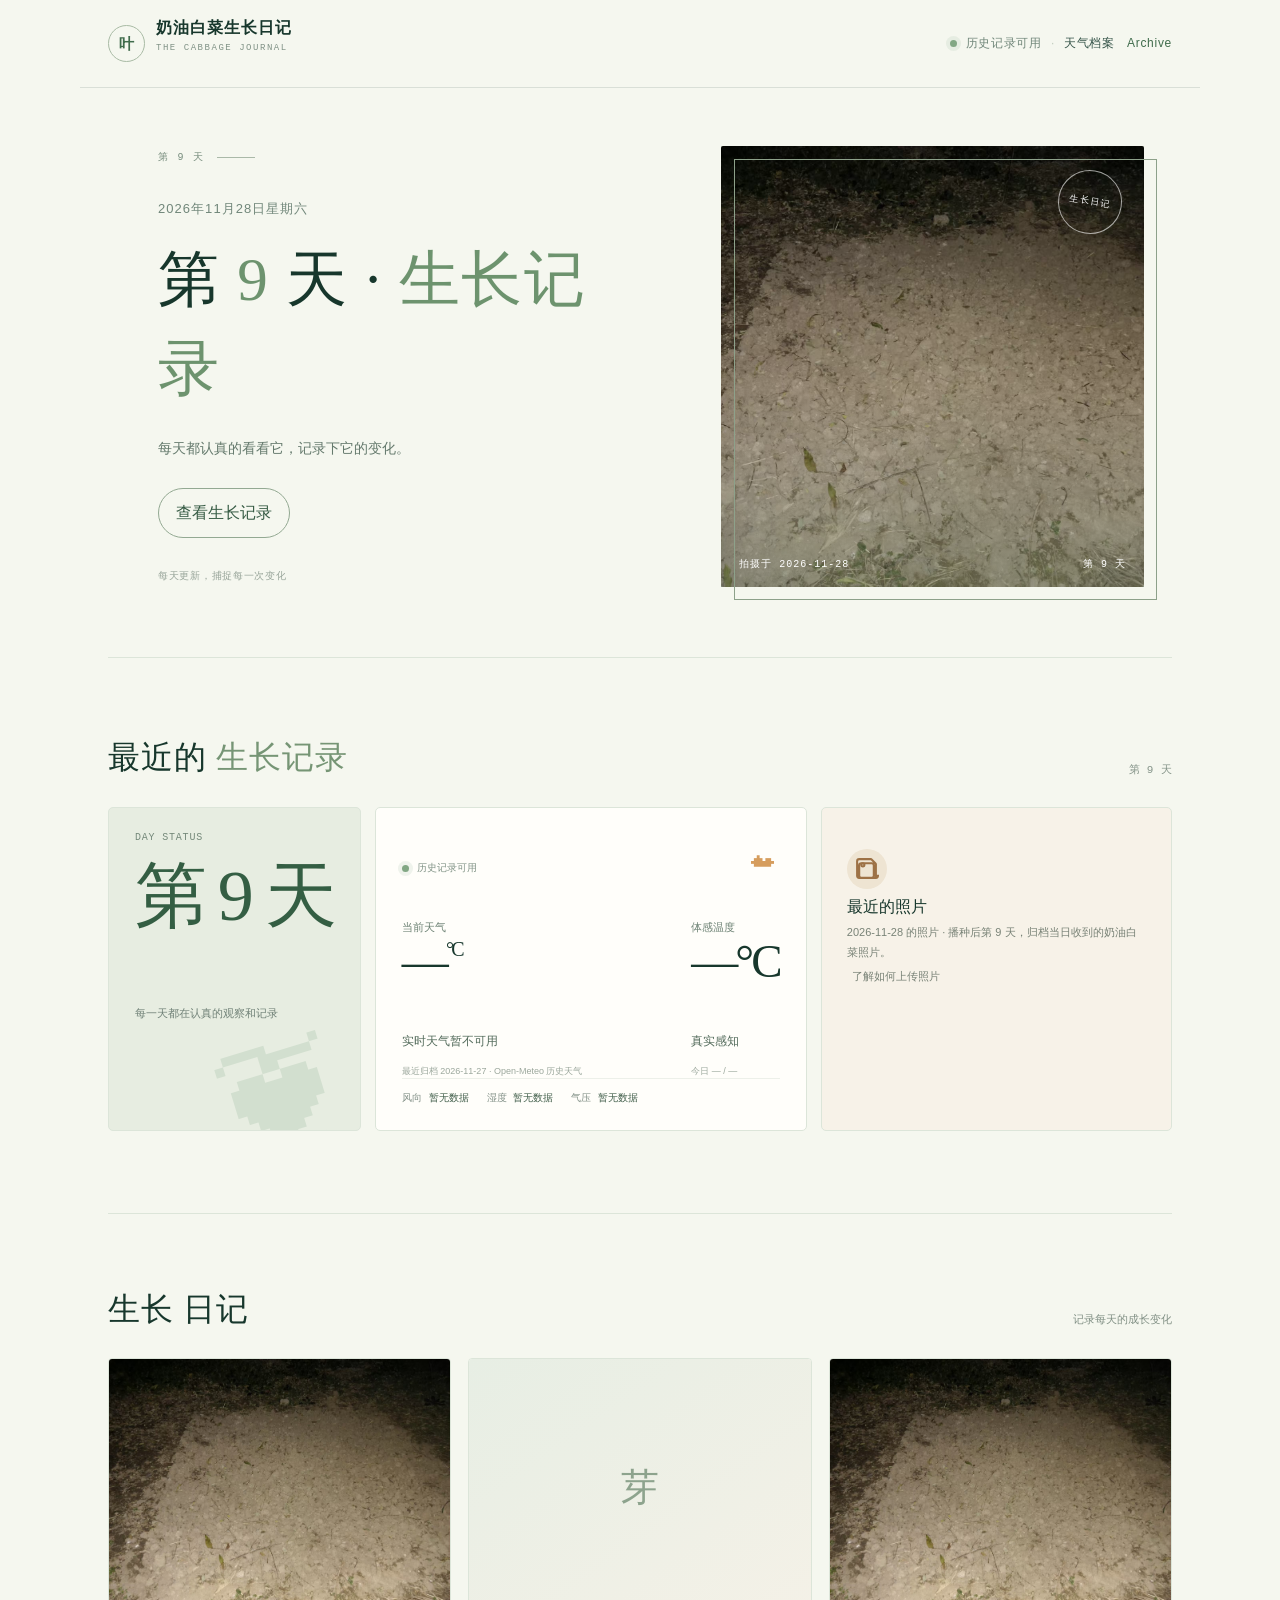
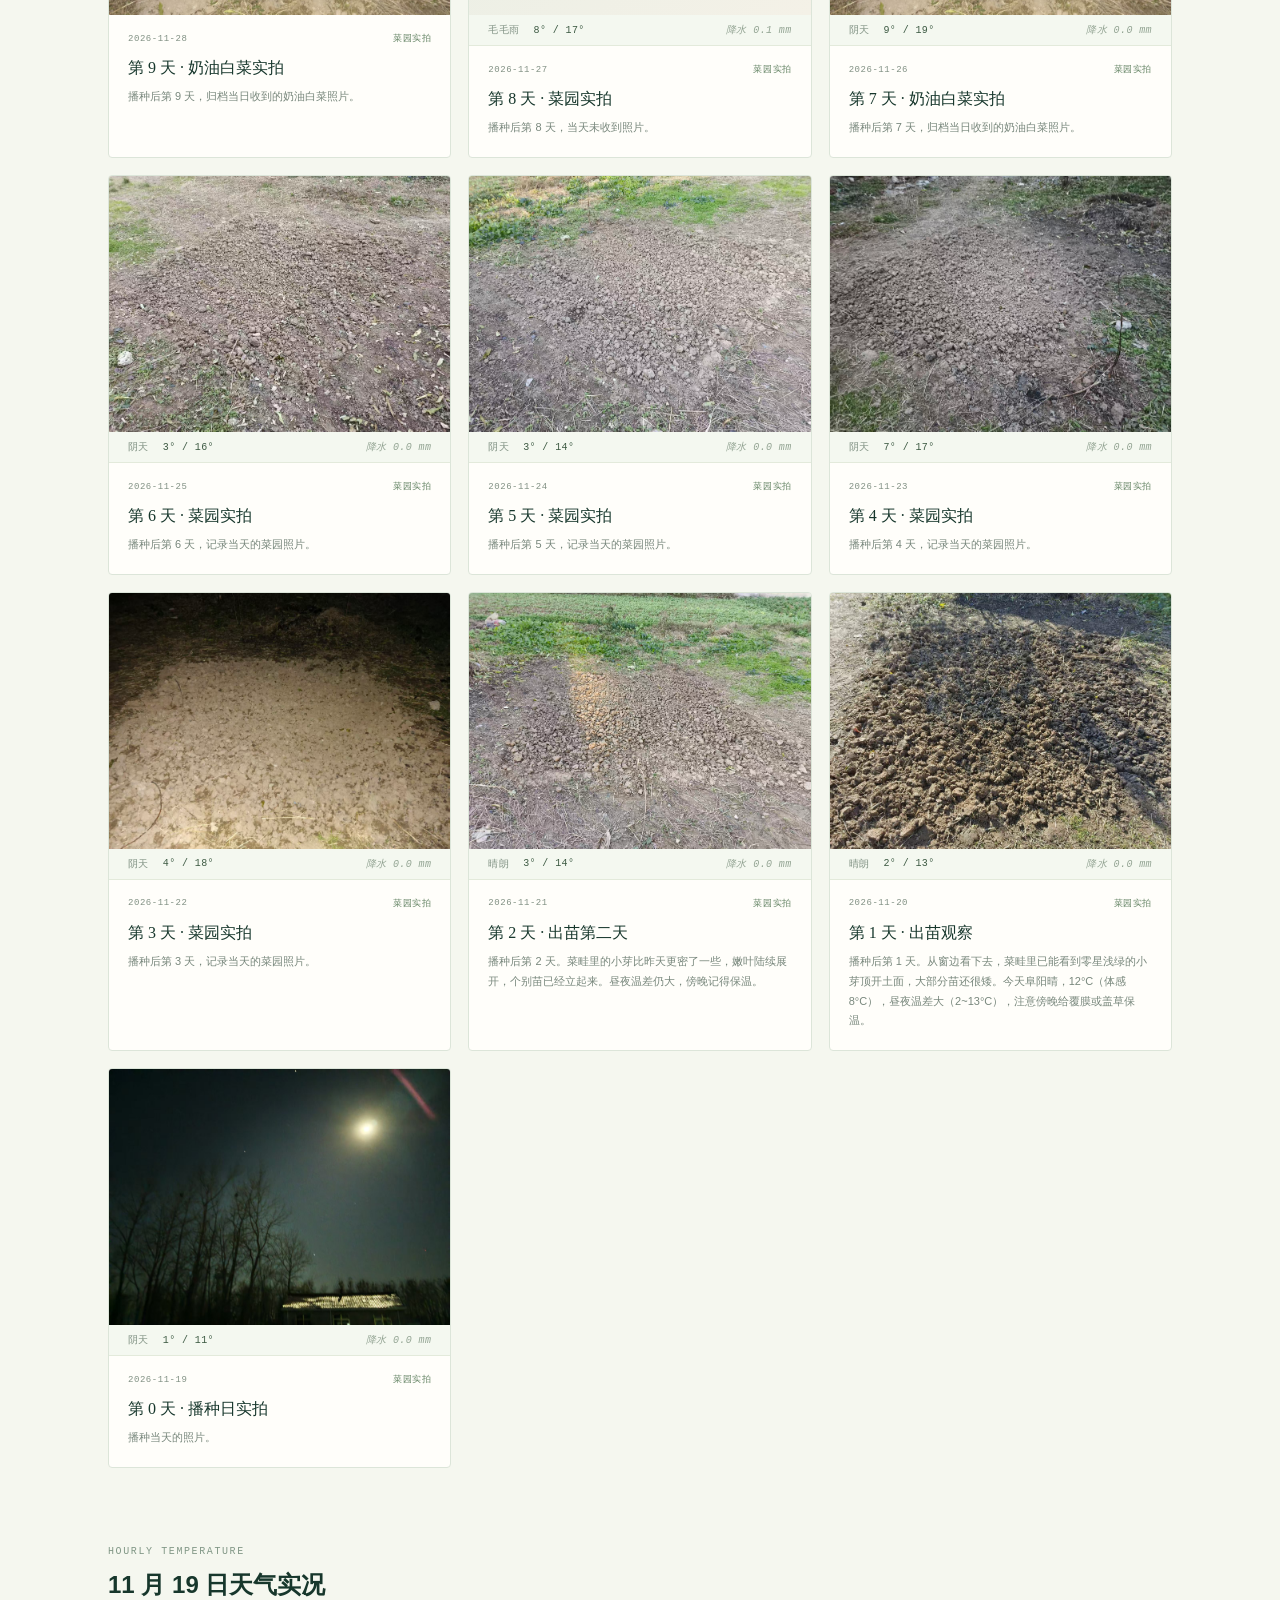
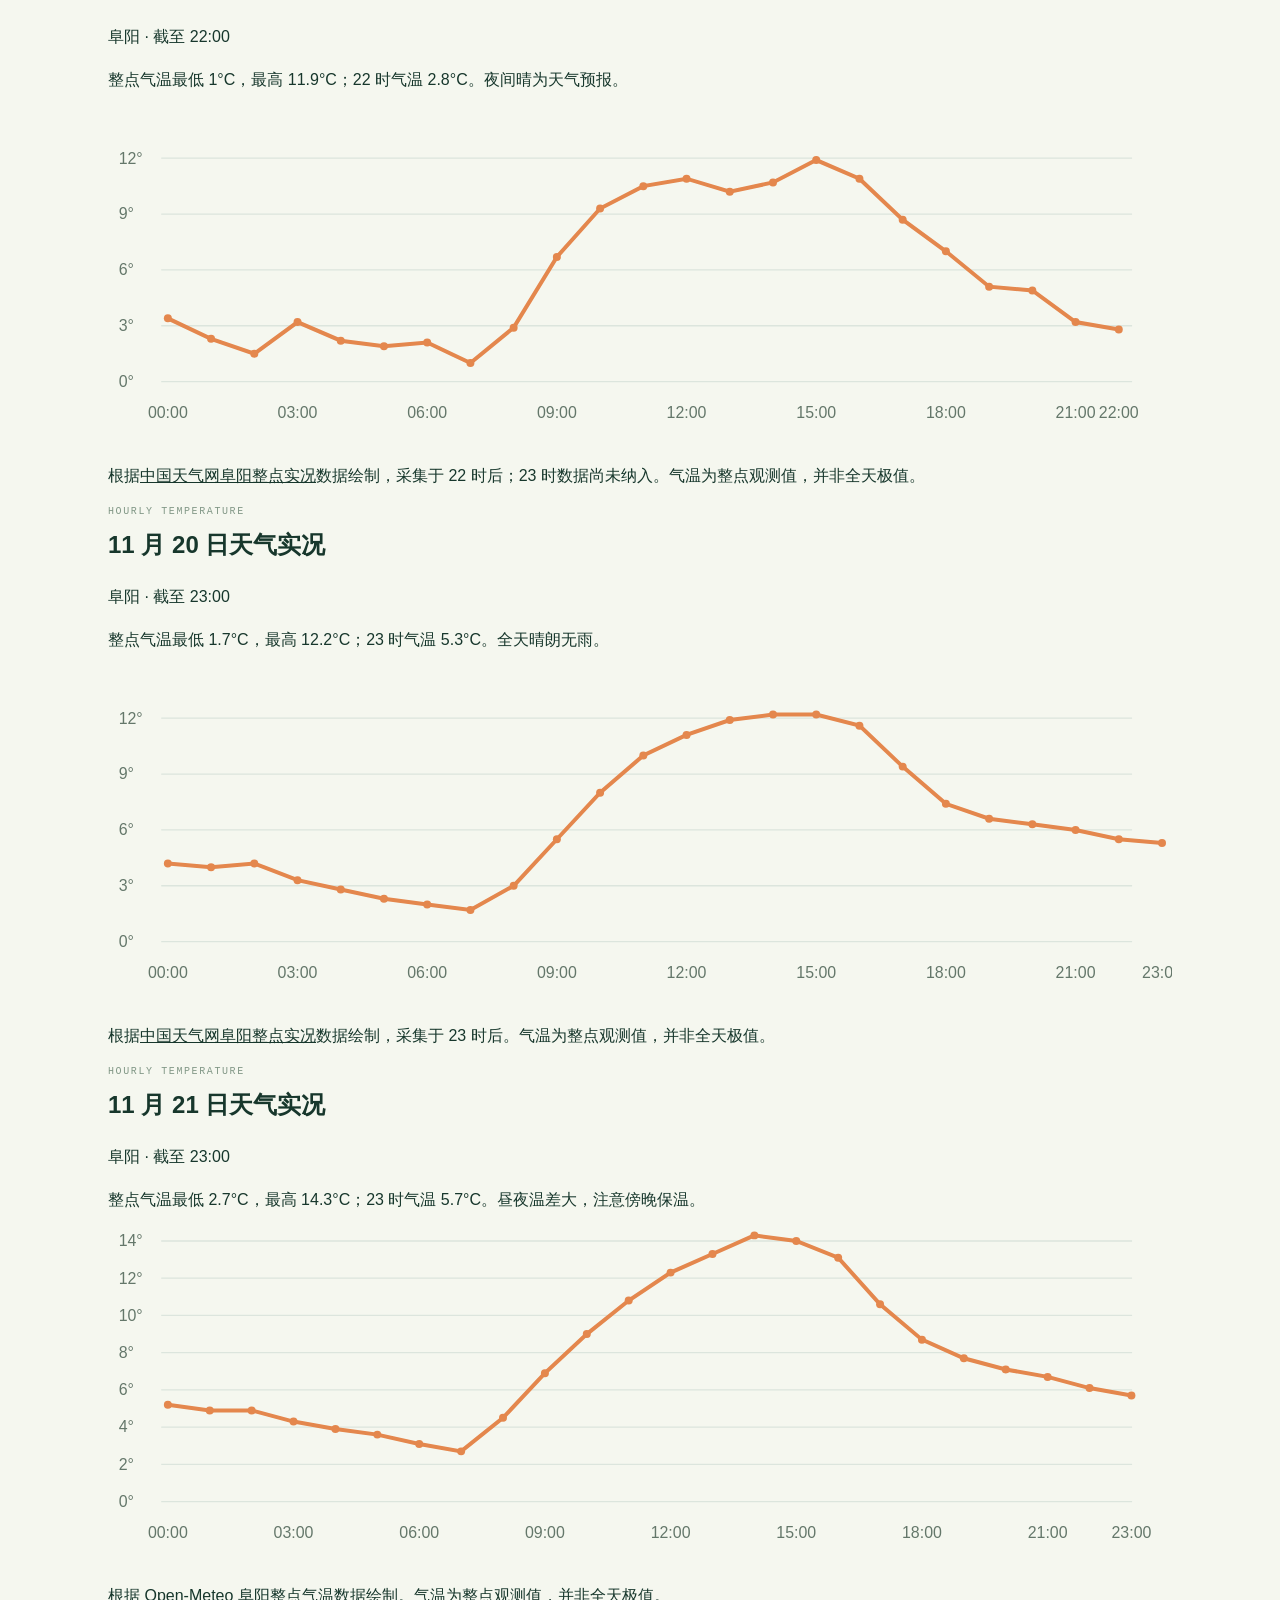
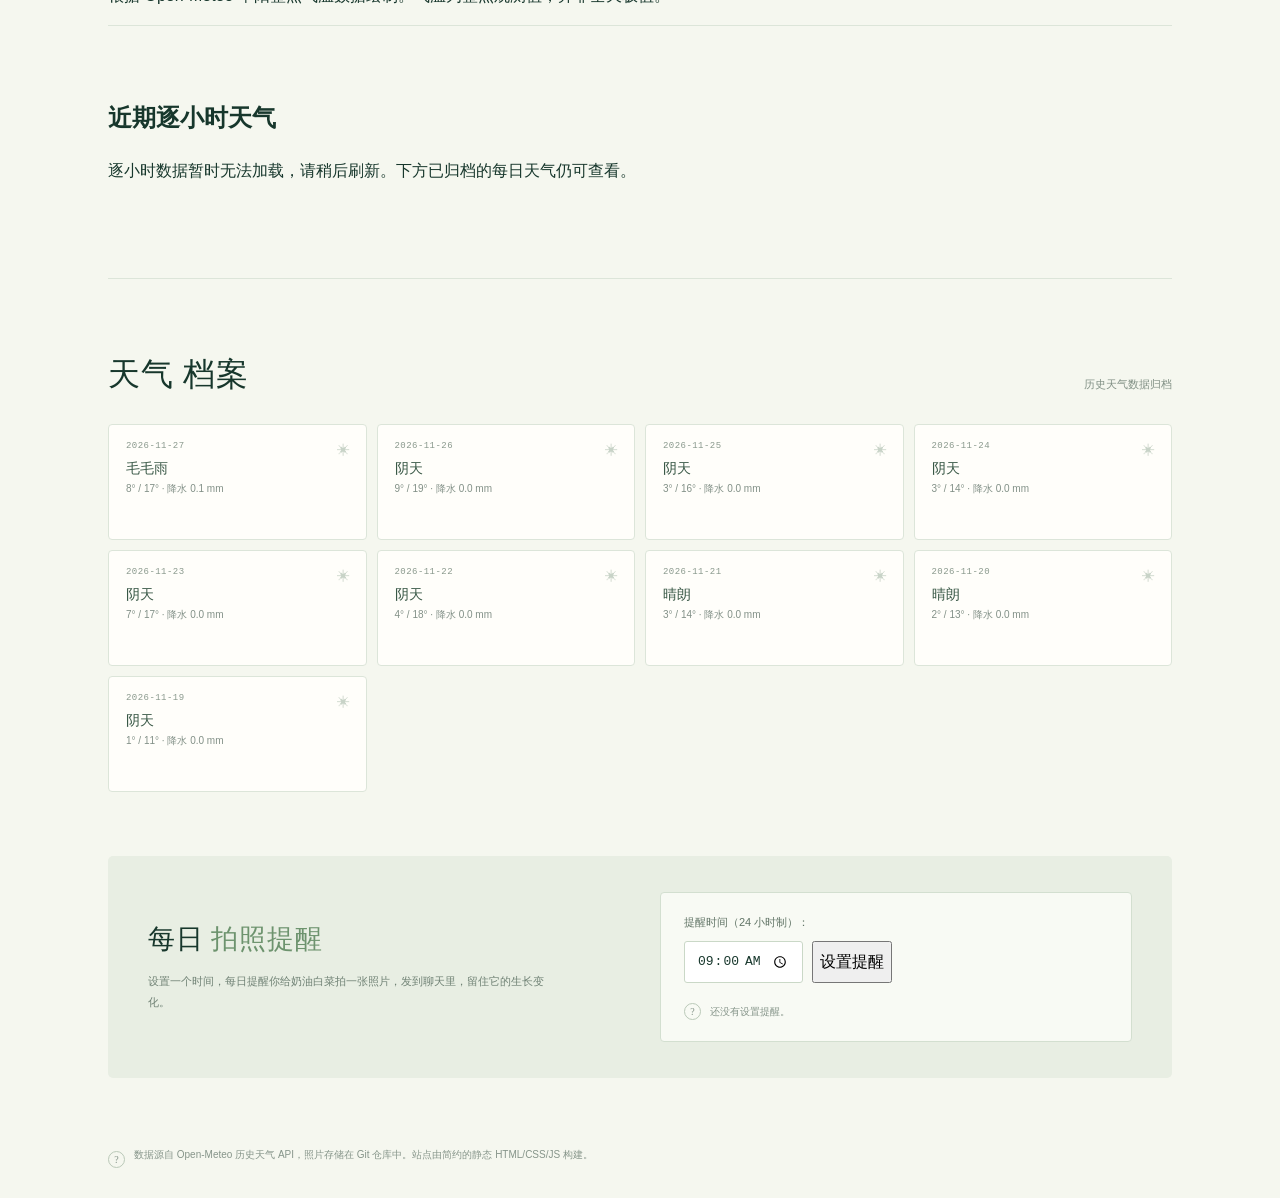
<file: garden/index.html>
<!doctype html><html lang="zh-CN"><head><meta charset="utf-8"><meta name="viewport" content="width=device-width, initial-scale=1"><title>奶油白菜生长日记</title>
<link rel="canonical" href="."><script src="app.js?v=20261125-fix" defer></script><script src="weather-nov19.js" defer></script><script src="weather-nov20.js" defer></script><script src="weather-nov21.js" defer></script>
<style>
/* Reset and base styles */
:root{--ink:#17372c;--ink-soft:#355449;--muted:#71877a;--leaf:#789676;--leaf-dark:#406c4c;--cream:#f5f7ef;--paper:#fffefa;--line:#dce5d9;--sun:#e7a25d;--serif:"Noto Serif SC","Songti SC",STSong,Georgia,serif;--sans:"DM Sans","PingFang SC","Microsoft YaHei",sans-serif;--mono:"DM Mono",monospace;--content:1120px}
*{box-sizing:border-box}
html{scroll-behavior:smooth;scroll-padding-top:24px}
body{margin:0;background:var(--cream);color:var(--ink);font-family:var(--sans);line-height:1.65;-webkit-font-smoothing:antialiased}
a{color:inherit}
:focus-visible{outline:2px solid #a36f3f;outline-offset:4px}
button,input{font:inherit}
.hero-shell{position:relative;overflow:hidden;background:var(--cream)}
.topbar{position:relative;z-index:2;max-width:var(--content);height:88px;margin:auto;padding:0 28px;display:flex;align-items:center;justify-content:space-between;border-bottom:1px solid rgba(23,55,44,.12)}
.brand{display:inline-flex;gap:11px;align-items:center;text-decoration:none;font-family:var(--serif);font-size:16px;font-weight:600;line-height:1.2;letter-spacing:.06em}
.brand small{display:block;margin-top:5px;color:#809286;font:9px var(--mono);letter-spacing:.17em}
.brand-mark{display:grid;place-items:center;width:37px;height:37px;border:1px solid #a9bba5;border-radius:50%;color:var(--leaf-dark);font-size:15px}
.nav-meta{display:flex;align-items:center;gap:9px;color:var(--muted);font-size:12px;letter-spacing:.06em}
.live-dot,.weather-status i{width:7px;height:7px;border-radius:50%;background:#82a784;box-shadow:0 0 0 4px #82a78420}
.nav-divider{color:#c2cdbf}
.nav-link{text-decoration:none;font-size:12px;color:var(--ink-soft)}
.nav-link span{padding-left:8px;color:var(--leaf-dark)}
.hero{position:relative;display:grid;grid-template-columns:1fr .83fr;gap:76px;align-items:center;max-width:var(--content);min-height:540px;margin:auto;padding:58px 28px 70px}
.hero-copy{position:relative;z-index:1;padding:4px 0 4px 22px}
.kicker{display:flex;align-items:center;gap:12px;margin:0 0 34px;color:#778d7d;font:10px var(--mono);letter-spacing:.18em}
.kicker-line{width:38px;height:1px;background:#aab9a8}
.hero-date{margin:0 0 17px;color:#71877a;font-size:13px;letter-spacing:.08em}
h1,h2,h3,p,figure{margin-top:0}
.hero h1{margin:0;color:var(--ink);font:500 clamp(38px,5.4vw,61px)/1.45 var(--serif);letter-spacing:.025em}
.hero h1 em,.reminder-copy h2 em{color:#6d936e;font-style:normal}
.hero-intro{margin:21px 0 25px;color:#657a6d;font-size:14px;line-height:2.05}
.hero-cta{display:inline-flex;align-items:center;gap:20px;padding:11px 17px;border:1px solid #93a992;border-radius:30px;color:#365b44;font-size:12px;text-decoration:none;transition:background .2s,color .2s,transform .2s}
.hero-cta:hover{background:var(--leaf-dark);color:white;transform:translateY(-2px)}
.hero-cta span{font-size:16px}
.hero-caption{margin:31px 0 0;color:#98a59a;font:10px var(--mono);letter-spacing:.07em}
.hero-photo{position:relative;margin:0;align-self:stretch;min-height:410px;background:#d7e0d2}
.hero-photo:before{position:absolute;z-index:1;inset:13px -13px -13px 13px;border:1px solid #8da18a;content:"";pointer-events:none}
.hero-photo img{position:relative;z-index:0;display:block;width:100%;height:100%;min-height:410px;object-fit:cover;object-position:center;border-radius:2px;filter:saturate(.85)}
.hero-photo:after{position:absolute;inset:0;content:"";background:linear-gradient(180deg,transparent 55%,rgba(17,40,29,.37));pointer-events:none}
.hero-photo figcaption{position:absolute;z-index:2;right:18px;bottom:16px;left:18px;display:flex;justify-content:space-between;gap:12px;color:white;font:10px var(--mono);letter-spacing:.1em}
.photo-stamp{position:absolute;z-index:2;top:24px;right:22px;display:grid;place-content:center;width:64px;height:64px;border:1px solid #fff9;border-radius:50%;color:white;text-align:center;font:9px/1.35 var(--mono);letter-spacing:.14em;transform:rotate(9deg)}
.hero-decoration{position:absolute;right:0;bottom:0;color:#e4e9dc;font:160px/.8 var(--serif);pointer-events:none;user-select:none}
main{max-width:var(--content);margin:auto;padding:0 28px}
.today-section{padding:76px 0 82px;border-top:1px solid var(--line)}
.section-intro{position:relative;display:flex;align-items:end;justify-content:space-between;gap:20px;margin-bottom:26px}
.eyebrow{margin:0 0 8px;color:#819786;font:10px var(--mono);letter-spacing:.16em}
.section-intro h2,.section-heading h2,.reminder-copy h2{margin:0;color:var(--ink);font:500 32px/1.45 var(--serif);letter-spacing:.03em}
.section-intro h2 span{color:#769575}
.section-date{margin:0 0 4px;color:#86958a;font:11px var(--mono);letter-spacing:.03em}
.today-grid{display:grid;grid-template-columns:.72fr 1.23fr 1fr;gap:14px}
.panel{position:relative;min-height:232px;overflow:hidden;border:1px solid var(--line);border-radius:5px;background:var(--paper)}
.day-card{padding:24px 26px;background:#e7ede1}
.card-index{display:block;color:#75897a;font:10px var(--mono);letter-spacing:.08em}
.day-number{position:relative;z-index:1;margin-top:17px;color:#345e43;font:500 clamp(46px,6vw,72px)/1 var(--serif);letter-spacing:-.05em}
.day-caption{position:relative;z-index:1;margin:12px 0 0;color:#718278;font-size:11px;line-height:1.75}
.leaf-outline{position:absolute;right:7px;bottom:-38px;color:#d2dfcf;font:144px/.9 var(--serif);transform:rotate(-17deg)}
.weather-card{padding:23px 26px;background:#fffefa}
.weather-card-top{display:flex;align-items:center;justify-content:space-between}
.weather-status{display:inline-flex;align-items:center;gap:8px;color:#819386;font-size:10px}
.weather-main{display:flex;align-items:center;justify-content:space-between;margin-top:11px}
.weather-place{margin:0 0 2px;color:#6d8274;font-size:11px}
.weather-temp{color:var(--ink);font:500 47px/1 var(--serif);letter-spacing:-.06em}
.weather-temp sup{font:20px var(--serif);vertical-align:top}
.weather-symbol{margin-right:6px;color:#d69d5d;font-size:46px}
.weather-summary{margin:9px 0 12px;color:#526a5a;font-size:12px}
.weather-details{display:flex;flex-wrap:wrap;gap:18px;padding-top:11px;border-top:1px solid #edf0e9;color:#829087;font-size:10px}
.weather-details b{margin-left:4px;color:#425f4b;font-weight:500}
.weather-foot{margin:9px 0 0;color:#9ba79c;font-size:9px}
.photo-card{padding:23px 25px;background:#f7f2e8}
.photo-icon{display:grid;place-items:center;width:40px;height:40px;margin:18px 0 8px;border-radius:50%;background:#eee4d2;color:#9d7145}
.photo-icon svg{width:25px;height:25px}
.photo-card h3{margin:0 0 5px;font:500 16px var(--serif)}
.photo-card p{max-width:290px;margin:0;color:#788276;font-size:11px;line-height:1.8}
.text-link{display:inline-block;margin-top:13px;color:#55744f;font-size:11px;text-decoration:none}
.text-link span{padding-left:5px}
.journal-section,.archive-section{padding:72px 0 78px;border-top:1px solid var(--line)}
.section-heading{display:flex;align-items:end;justify-content:space-between;gap:20px;margin-bottom:26px}
.heading-note{margin:0 0 3px;color:#819085;font-size:11px;line-height:1.8;text-align:right}
.entries{display:grid;grid-template-columns:repeat(3,minmax(0,1fr));gap:17px}
.entry{overflow:hidden;border:1px solid var(--line);border-radius:4px;background:var(--paper);transition:transform .2s,box-shadow .2s}
.entry:hover{transform:translateY(-3px);box-shadow:0 12px 30px #314d3810}
.entry-photo{position:relative;display:block;width:100%;aspect-ratio:4/3;object-fit:cover;background:#e8ede4}
.entry-placeholder{display:grid;place-items:center;width:100%;aspect-ratio:4/3;background:linear-gradient(145deg,#e7eee4,#f4f1e7);color:#8da38d;font:38px var(--serif)}
.entry-body{padding:17px 19px 19px}
.entry-weather{display:flex;align-items:center;gap:10px;padding:8px 19px;background:#f4f8f0;border-bottom:1px solid #e3eadb;color:#6b7e6d;font:10px var(--mono);letter-spacing:.04em}
.entry-weather span{color:#829385}
.entry-weather b{color:#3d5a43;font-weight:500;margin:0 4px}
.entry-weather i{color:#93a493;margin-left:auto}
.entry-meta{display:flex;align-items:center;justify-content:space-between;gap:10px;color:#829184;font:9px var(--mono);letter-spacing:.06em}
.entry-source{color:#638363}
.entry h3{margin:11px 0 7px;font:500 16px/1.5 var(--serif)}
.entry p{margin:0;color:#78877c;font-size:11px;line-height:1.8}
.empty-state{grid-column:1/-1;margin:0;padding:34px 20px;border:1px dashed #ccd8cb;border-radius:4px;color:#849388;font-size:12px;text-align:center}
.archive-section{padding-bottom:64px}
.archive{display:grid;grid-template-columns:repeat(4,minmax(0,1fr));gap:10px}
.weather-row{position:relative;min-height:116px;padding:16px 17px;border:1px solid var(--line);border-radius:4px;background:#fffefa}
.weather-row:before{position:absolute;top:15px;right:16px;color:#c8d3c7;font-size:13px;content:"✳"}
.weather-row time{display:block;color:#8a998d;font:9px var(--mono);letter-spacing:.05em}
.weather-row strong{display:block;margin:9px 0 3px;color:#395846;font:500 14px var(--serif)}
.weather-row p{margin:0;color:#829087;font-size:10px}
.source-note{display:flex;align-items:center;gap:9px;margin:20px 0 0;color:#86958a;font-size:10px;line-height:1.8}
.source-mark{flex:none;display:grid;place-items:center;width:17px;height:17px;border:1px solid #bac9b8;border-radius:50%;font:10px var(--serif)}
.reminder-section{display:grid;grid-template-columns:1fr 1fr;gap:40px;align-items:center;margin:0 0 68px;padding:36px 40px;border-radius:5px;background:#e8eee3}
.reminder-copy h2{font-size:27px}
.reminder-copy p:last-child{max-width:400px;margin:12px 0 0;color:#708275;font-size:11px;line-height:1.9}
.reminder-panel{padding:20px 23px;border:1px solid #d3dfd0;border-radius:4px;background:#f8faf4}
.reminder-panel label{display:block;margin-bottom:10px;color:#617466;font-size:11px}
.reminder-controls{display:flex;gap:9px}
.reminder-controls input{min-width:0;padding:10px 12px;border:1px solid #cad8c7;border-radius:3px;background:white;color:var(--ink);font:13px var(--mono)}

.hero-photo figure{margin:0;height:100%}
footer{max-width:1120px;margin:auto;padding:0 28px 24px}
@media(max-width:760px){.topbar{height:auto;min-height:80px;padding:16px;gap:12px;flex-wrap:wrap}.hero{grid-template-columns:1fr;gap:28px;padding:32px 0}.hero-copy{padding:0}.hero-photo{min-height:300px;margin-right:13px}.hero-photo img{min-height:300px;max-height:440px}.today-grid{grid-template-columns:1fr}.entries{grid-template-columns:repeat(2,minmax(0,1fr))}.archive{grid-template-columns:repeat(2,minmax(0,1fr))}.reminder-section{grid-template-columns:1fr;padding:24px 18px;gap:20px}main{padding:0 18px}.section-heading,.section-intro{align-items:start;flex-wrap:wrap}.hero h1{font-size:36px}.reminder-panel{padding:16px 12px}.reminder-controls{flex-wrap:wrap}}
@media(max-width:440px){.entries{grid-template-columns:1fr}.nav-meta{font-size:10px}.hero h1{font-size:32px}}


/* Mobile responsive */
@media (max-width: 900px) {
  .hero {
    grid-template-columns: 1fr;
    gap: 36px;
    min-height: auto;
    padding: 40px 20px 56px;
    text-align: center;
  }
  .hero-copy { padding: 0; }
  .kicker { justify-content: center; }
  .hero-photo { min-height: 300px; }
  .today-grid {
    grid-template-columns: 1fr;
    gap: 16px;
  }
  .archive {
    grid-template-columns: repeat(2, minmax(0, 1fr));
    gap: 12px;
  }
  .reminder-section {
    grid-template-columns: 1fr;
    gap: 24px;
    padding: 24px;
  }
}
@media (max-width: 600px) {
  .topbar { height: auto; min-height: 72px; padding: 12px 16px; }
  .brand { font-size: 14px; }
  .hero-photo { min-height: 240px; }
  .day-card, .weather-card, .photo-card { padding: 18px 16px; }
  .day-number { font-size: clamp(36px, 10vw, 56px); }
  .weather-main { flex-direction: column; gap: 16px; align-items: stretch; }
  .archive { grid-template-columns: 1fr; }
  .weather-details { gap: 12px; }
  .reminder-controls { flex-direction: column; }
  .reminder-controls input { width: 100%; }
}
@media (max-width: 440px) {
  .entries { grid-template-columns: 1fr; }
  .kicker { font-size: 9px; }
  .hero h1 { font-size: clamp(30px, 8vw, 44px); }
  .section-intro h2, .section-heading h2 { font-size: 26px; }
}
</style>
<script src="recent-hourly.js?v=20261125" defer></script></head>
<body>
<header class="topbar">
<a href="./" class="brand">
<div class="brand-mark">叶</div>
<p>奶油白菜生长日记 <small>THE CABBAGE JOURNAL</small></p>
</a>
<div class="nav-meta">
<span class="live-dot"></span>
<span data-weather-status>正在更新</span>
<span class="nav-divider">·</span>
<a href="#archive" class="nav-link">天气档案 <span>Archive</span></a>
</div>
</header>
<main>
<section class="hero">
<div class="hero-copy">
<div class="kicker"><span id="hero-date">—</span> <div class="kicker-line"></div></div>
<p class="hero-date" id="date">—</p>
<h1>第 <em id="day">—</em> 天 · <em>生长记录</em></h1>
<p class="hero-intro">每天都认真的看看它，记录下它的变化。</p>
<a href="#today" class="hero-cta"><span>查看生长记录</span></a>
<p class="hero-caption">每天更新，捕捉每一次变化</p>
</div>
<div class="hero-photo">
<figure>
<img id="hero-photo-img" src="photos/2026-11-20-day1.jpg?v=20261120" alt="奶油白菜的日常照片" onerror="this.classList.add('photo-broken');this.removeAttribute('src')">
<figcaption>
<span>拍摄于 <span id="hero-photo-date">—</span></span>
<span>第 <span id="hero-photo-day">—</span> 天</span>
</figcaption>
</figure>
<div class="photo-stamp">生长日记</div>
</div>
</section>

<section id="today" class="today-section">
<div class="section-intro">
<h2>最近的 <span>生长记录</span></h2>
<p class="section-date">第 <span id="section-day">1</span> 天</p>
</div>
<div class="today-grid">
<div class="panel day-card">
<span class="card-index">DAY STATUS</span>
<p class="day-number" id="day-number">第 1 天</p>
<p class="day-caption">每一天都在认真的观察和记录</p>
<div class="leaf-outline">❦</div>
</div>
<div class="panel weather-card">
<div class="weather-card-top">
<div class="weather-status">
<i class="live-dot"></i> <span data-weather-status>正在更新</span>
</div>
<div class="weather-symbol" id="weather-symbol">☁</div>
</div>
<div class="weather-main">
<div>
<p class="weather-place">当前天气</p>
<p class="weather-temp"><span id="current-temp">—</span><sup>°C</sup></p>
<p class="weather-summary" id="current-weather">实时天气暂不可用</p>
<p class="weather-foot" id="weather-foot">阜阳 · 奶油白菜 · 2026 年 11 月 20 日</p>
</div>
<div>
<p class="weather-place">体感温度</p>
<p class="weather-temp" id="feels-like">—°C</p>
<p class="weather-summary">真实感知</p>
<p class="weather-foot">今日 <span id="max-temp">—</span> / <span id="min-temp">—</span></p>
</div>
</div>
<div class="weather-details">
<div>风向 <b id="wind">暂无数据</b></div>
<div>湿度 <b id="humidity">暂无数据</b></div>
<div>气压 <b id="pressure">暂无数据</b></div>

</div>
</div>
<div class="panel photo-card">
<div class="photo-icon">
<svg viewBox="0 0 24 24" fill="none" stroke="currentColor" stroke-width="2"><path d="M23 19a2 2 0 0 1-2 2H5a2 2 0 0 1-2-2V5a2 2 0 0 1 2-2h11.2a1 1 0 0 1 .7.3l3.8 3.8a1 1 0 0 1 .3.7V19zM5 9v10a2 2 0 0 0 2 2h10a2 2 0 0 0 2-2V9a2 2 0 0 0-2-2H7a2 2 0 0 0-2 2z"></path><circle cx="8.5" cy="8.5" r="1.5"></circle></svg>
</div>
<h3>最近的照片</h3>
<p id="photo-caption">今天还没有照片。你可以拍一张照片并分享到聊天里，留住它的生长变化。</p>
<p class="text-link" onclick="alert('照片上传功能需要与聊天系统集成')"><span>了解如何上传照片</span></p>
</div>
</div>
</section>

<section id="entries-section" class="journal-section">
<div class="section-heading">
<h2>生长 <span>日记</span></h2>
<p class="heading-note">记录每天的成长变化</p>
</div>
<div id="entries" class="entries">
<p class="empty-state">生长记录暂时无法加载，请稍后再试。</p>
</div>
</section>

<section id="archive" class="archive-section">
<div class="section-heading">
<h2>天气 <span>档案</span></h2>
<p class="heading-note">历史天气数据归档</p>
</div>
<div id="archive-list" class="archive">
<p class="empty-state">天气档案正在准备中，自动归档任务会在明天开始记录。</p>
</div>
</section>

<section class="reminder-section">
<div class="reminder-copy">
<h2>每日 <em>拍照提醒</em></h2>
<p>设置一个时间，每日提醒你给奶油白菜拍一张照片，发到聊天里，留住它的生长变化。</p>
</div>
<div class="reminder-panel">
<label for="reminder-time">提醒时间（24 小时制）：</label>
<div class="reminder-controls">
<input type="time" id="reminder-time" value="09:00">
<button id="reminder-button">设置提醒</button>
</div>
<p id="reminder-status" class="source-note"><span class="source-mark">?</span> 还没有设置提醒。</p>
</div>
</section>
</main>
<footer>
<div class="source-note">
<div class="source-mark">?</div>
<p>数据源自 Open-Meteo 历史天气 API，照片存储在 Git 仓库中。站点由简约的静态 HTML/CSS/JS 构建。</p>
</div>
</footer>
</body>
</html>
</file>
